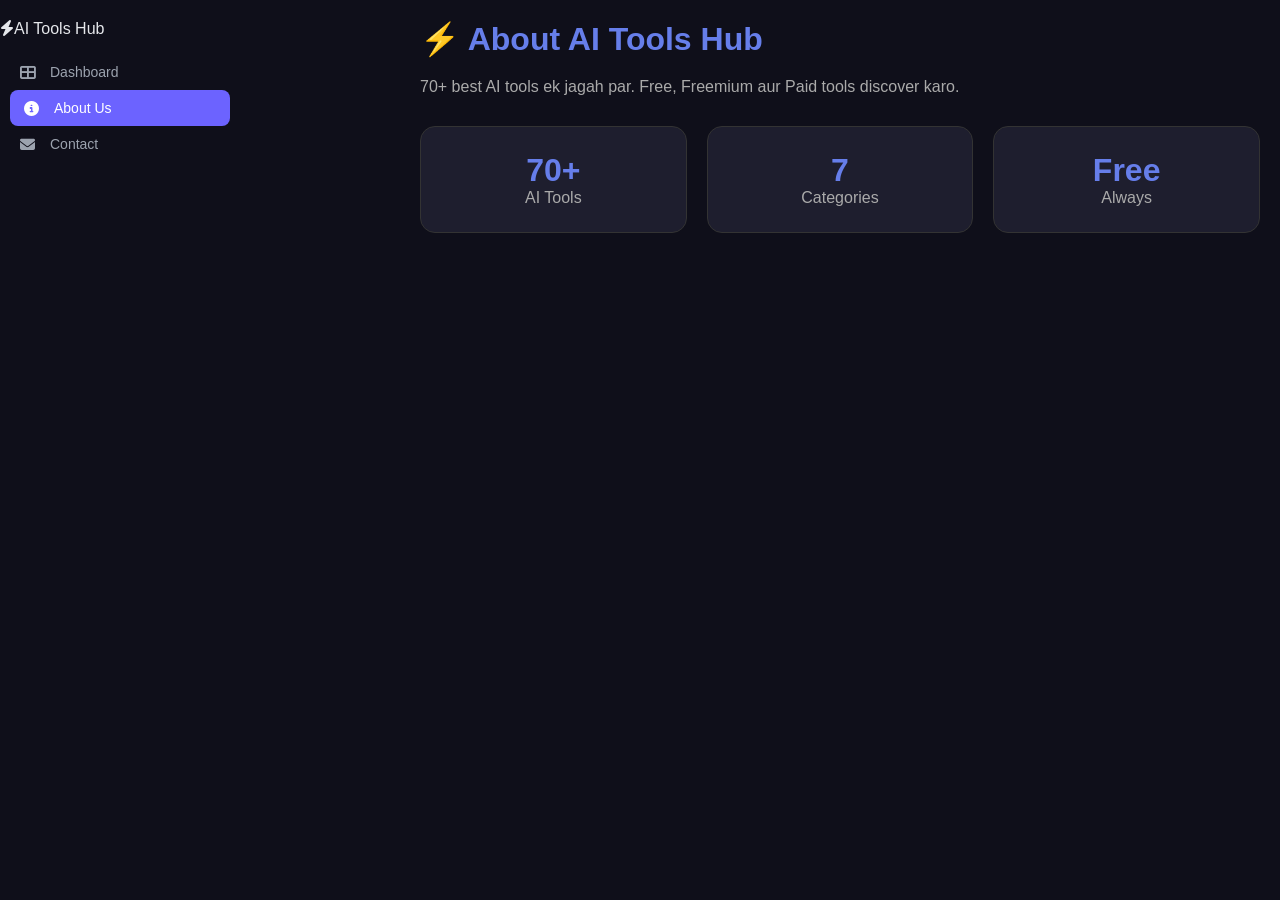
<file: about.html>
<!DOCTYPE html>
<html lang="en">
<head>
<meta charset="UTF-8"/>
<title>About - AI Tools Hub</title>
<link rel="stylesheet" href="css/style.css"/>
<link rel="stylesheet" href="css/sidebar.css"/>
<link rel="stylesheet" href="https://cdnjs.cloudflare.com/ajax/libs/font-awesome/6.4.0/css/all.min.css"/>
</head>
<body class="dark-mode">
<div class="layout">
<aside class="sidebar">
<div class="sidebar-header">
<div class="logo"><i class="fas fa-bolt"></i><span>AI Tools Hub</span></div>
</div>
<nav class="sidebar-nav">
<a class="nav-link" href="index.html"><i class="fas fa-th-large"></i> Dashboard</a>
<a class="nav-link active" href="about.html"><i class="fas fa-info-circle"></i> About Us</a>
<a class="nav-link" href="contact.html"><i class="fas fa-envelope"></i> Contact</a>
                <a class="nav-link" id="logoutBtn" href="#" onclick="logoutUser()" style="display:none;color:#ff6b6b"><i class="fas fa-sign-out-alt"></i>Logout</a>
</nav>
</aside>
<main class="main-content" style="padding:20px 20px 20px 170px">
<h1 style="color:#667eea">⚡ About AI Tools Hub</h1>
<p style="color:#aaa;margin-top:20px">70+ best AI tools ek jagah par. Free, Freemium aur Paid tools discover karo.</p>
<div style="display:grid;grid-template-columns:repeat(3,1fr);gap:20px;margin-top:30px">
<div style="background:#1e1e2e;padding:25px;border-radius:15px;text-align:center;border:1px solid #333">
<div style="font-size:2rem;color:#667eea;font-weight:700">70+</div>
<div style="color:#aaa">AI Tools</div>
</div>
<div style="background:#1e1e2e;padding:25px;border-radius:15px;text-align:center;border:1px solid #333">
<div style="font-size:2rem;color:#667eea;font-weight:700">7</div>
<div style="color:#aaa">Categories</div>
</div>
<div style="background:#1e1e2e;padding:25px;border-radius:15px;text-align:center;border:1px solid #333">
<div style="font-size:2rem;color:#667eea;font-weight:700">Free</div>
<div style="color:#aaa">Always</div>
</div>
</div>
</main>
</div>
</body>
</html>
</file>
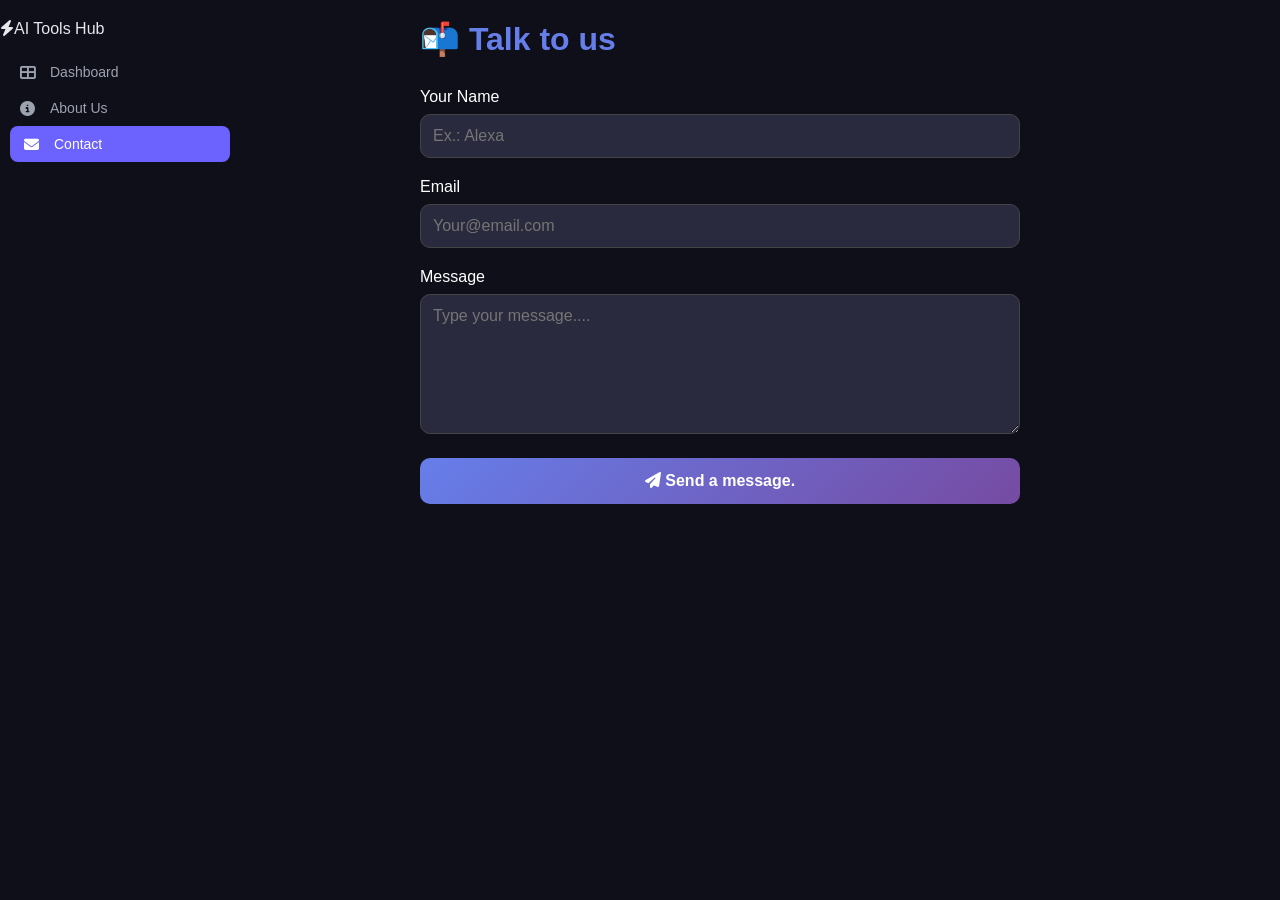
<file: contact.html>
<!DOCTYPE html>
<html lang="en">
<head>
<meta charset="UTF-8"/>
<title>Contact - AI Tools Hub</title>
<link rel="stylesheet" href="css/style.css"/>
<link rel="stylesheet" href="css/sidebar.css"/>
<link rel="stylesheet" href="https://cdnjs.cloudflare.com/ajax/libs/font-awesome/6.4.0/css/all.min.css"/>
</head>
<body class="dark-mode">
<div class="layout">
<aside class="sidebar">
<div class="sidebar-header">
<div class="logo"><i class="fas fa-bolt"></i><span>AI Tools Hub</span></div>
</div>
<nav class="sidebar-nav">
<a class="nav-link" href="index.html"><i class="fas fa-th-large"></i> Dashboard</a>
<a class="nav-link" href="about.html"><i class="fas fa-info-circle"></i> About Us</a>
<a class="nav-link active" href="contact.html"><i class="fas fa-envelope"></i> Contact</a>
</nav>
</aside>
<main class="main-content" style="padding:20px 20px 20px 170px">
<h1 style="color:#667eea">📬 Talk to us </h1>
<div style="max-width:600px;margin-top:30px">
<div style="margin-bottom:20px">
<label style="color:#fff;display:block;margin-bottom:8px">Your Name</label>
<input id="cName" type="text" placeholder="Ex.: Alexa" style="width:100%;padding:12px;border-radius:10px;border:1px solid #444;background:#2a2a3e;color:#fff;font-size:1rem;box-sizing:border-box"/>
</div>
<div style="margin-bottom:20px">
<label style="color:#fff;display:block;margin-bottom:8px">Email</label>
<input id="cEmail" type="email" placeholder="Your@email.com" style="width:100%;padding:12px;border-radius:10px;border:1px solid #444;background:#2a2a3e;color:#fff;font-size:1rem;box-sizing:border-box"/>
</div>
<div style="margin-bottom:20px">
<label style="color:#fff;display:block;margin-bottom:8px">Message</label>
<textarea id="cMsg" placeholder="Type your message...." style="width:100%;padding:12px;border-radius:10px;border:1px solid #444;background:#2a2a3e;color:#fff;font-size:1rem;height:140px;box-sizing:border-box"></textarea>
</div>
<button onclick="document.getElementById('cMsg').value='';document.getElementById('cName').value='';document.getElementById('cEmail').value='';document.getElementById('ok').style.display='block'" style="width:100%;padding:14px;background:linear-gradient(135deg,#667eea,#764ba2);color:white;border:none;border-radius:10px;font-size:1rem;font-weight:600;cursor:pointer">
<i class="fas fa-paper-plane"></i> Send a message.
</button>
<div id="ok" style="display:none;background:#1a4a2e;color:#4ade80;padding:15px;border-radius:10px;margin-top:15px;text-align:center">
✅ Received the message; will reply soon.
</div>
</div>
</main>
</div>
<script>
async function submitForm() {
  const name = document.getElementById('cName').value.trim();
  const email = document.getElementById('cEmail').value.trim();
  const msg = document.getElementById('cMsg').value.trim();
  if (!name || !email || !msg) { alert('fill all fields'); return; }
  const res = await fetch('https://formspree.io/f/mjgdarlk', {
    method: 'POST',
    headers: {'Content-Type': 'application/json', 'Accept': 'application/json'},
    body: JSON.stringify({name, email, message: msg})
  });
  if (res.ok) {
    document.getElementById('ok').style.display = 'block';
    document.getElementById('cName').value = '';
    document.getElementById('cEmail').value = '';
    document.getElementById('cMsg').value = '';
  } else { alert('Error! Try again.'); }
}
</script></body>
</html>
</file>
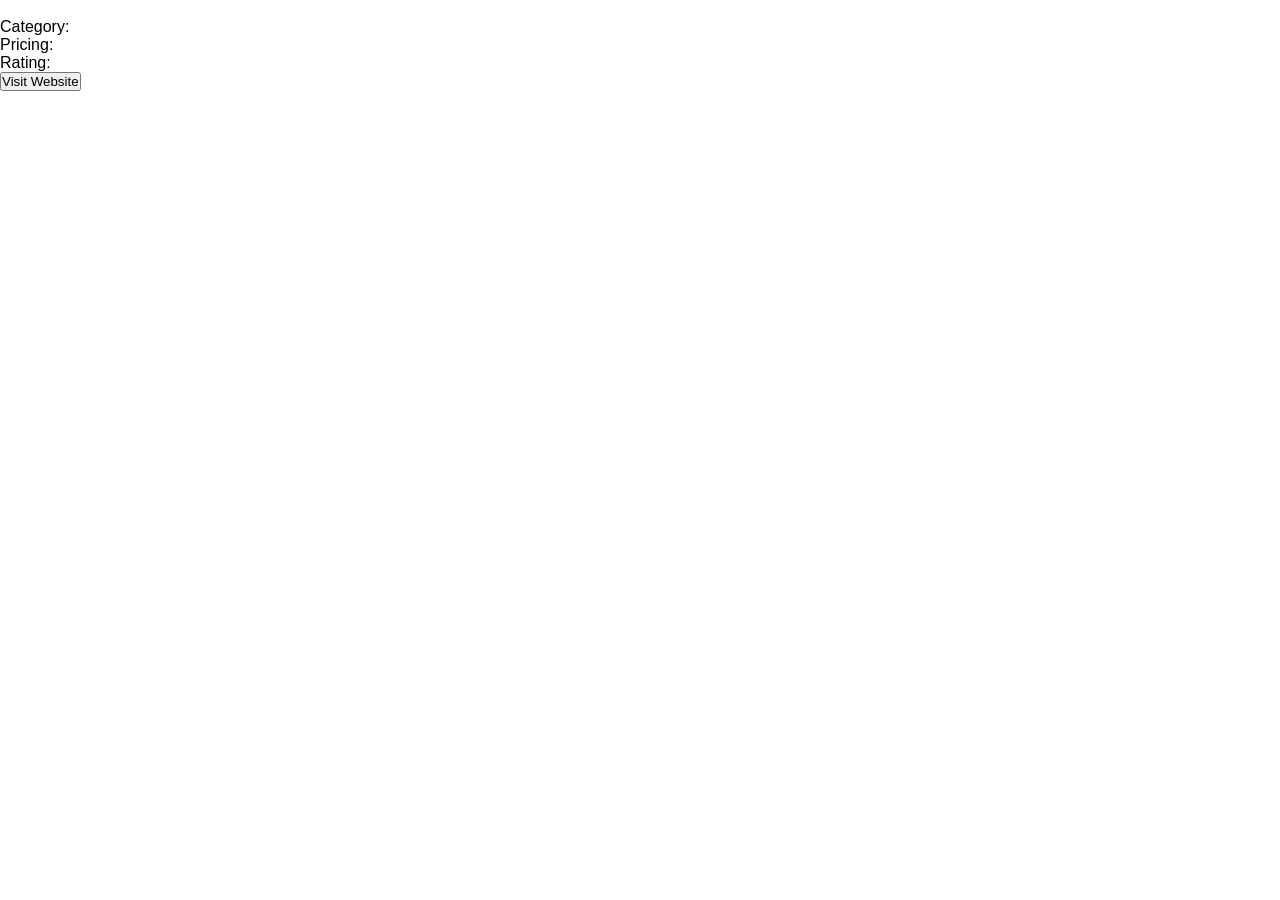
<file: tool-details.html>
<!DOCTYPE html>
<html lang="en">
<head>
<meta charset="UTF-8">
<meta name="viewport" content="width=device-width, initial-scale=1.0">
<title>Tool Details</title>

<link rel="stylesheet" href="css/style.css">

</head>
<body>

<div class="tool-details">

<img id="toolLogo">

<h1 id="toolName"></h1>

<p id="toolDescription"></p>

<p>
Category:

<span id="toolCategory"></span>
</p>

<p>
Pricing:
<span id="toolPricing"></span>
</p>

<p>
Rating:
<span id="toolRating"></span>
</p>

<a id="toolWebsite" target="_blank">
<button>
Visit Website
</button>
</a>

</div>

<script src="js/tool-details.js"></script>

</body>
</html>
</file>
<file: css/style.css>
/* ===== ROOT VARIABLES ===== */
:root {
  --primary: #6c63ff;
    --sidebar-bg: #0f0f1a;
      --sidebar-text: #ffffff;
        --main-bg: #f5f6fa;
          --card-bg: #ffffff;
            --text-dark: #1a1a2e;
              --text-gray: #6b7280;
                --border: #e5e7eb;
                  --star: #f59e0b;
                  }

                  /* ===== RESET ===== */
                  * {
                    margin: 0;
                      padding: 0;
                        box-sizing: border-box;
                          font-family: 'Inter', sans-serif;
                          }

                          /* ===== LAYOUT ===== */
                          .app-wrapper {
                            display: flex;
                              min-height: 100vh;
                              }

                              .main-area {
                                flex: 1;
                                  display: flex;
                                    flex-direction: column;
                                      background: var(--main-bg);
                                      }

                                      .content {
                                        padding: 24px;
                                          flex: 1;
                                          }
                                             /* ===== NAVBAR ===== */
                                             .navbar {
    justify-content: space-between;
                                               height: 70px;
                                                 background: #ffffff;
                                                   display: flex;
                                                     align-items: center;
                                                       justify-content: space-between;
                                                         padding: 0 28px;
                                                           border-bottom: 1px solid var(--border);
                                                             position: sticky;
                                                               top: 0;
                                                                 z-index: 99;
                                                                   margin-left: 240px;
                                                                   }

                                                                   /* ===== WELCOME TEXT ===== */
                                                                   .navbar-left h3 {
                                                                     font-size: 15px;
                                                                       font-weight: 600;
                                                                         color: var(--text-dark);
                                                                         }

                                                                         .navbar-left p {
                                                                           font-size: 12px;
                                                                             color: var(--text-gray);
                                                                               margin-top: 2px;
                                                                               }

                                                                               /* ===== SEARCH BAR ===== */
                                                                               .search-bar {
                                                                                 display: flex;
                                                                                   align-items: center;
                                                                                     background: #f3f4f6;
                                                                                       border-radius: 10px;
                                                                                         padding: 8px 16px;
                                                                                           gap: 10px;
                                                                                             width: 320px;
                                                                                               border: 1px solid transparent;
                                                                                                 transition: all 0.2s;
                                                                                                 }

                                                                                                 .search-bar:focus-within {
                                                                                                   border-color: #6c63ff;
                                                                                                     background: #ffffff;
                                                                                                       box-shadow: 0 0 0 3px #6c63ff20;
                                                                                                       }

                                                                                                       .search-bar i {
                                                                                                         color: #9ca3af;
                                                                                                           font-size: 14px;
                                                                                                           }

                                                                                                           .search-bar input {
                                                                                                             border: none;
                                                                                                               background: none;
                                                                                                                 outline: none;
                                                                                                                   font-size: 14px;
                                                                                                                     color: var(--text-dark);
                                                                                                                       width: 100%;
                                                                                                                       }

                                                                                                                       .search-bar input::placeholder {
                                                                                                                         color: #9ca3af;
                                                                                                                         }

                                                                                                                         /* ===== NAVBAR RIGHT ICONS ===== */
                                                                                                                         .navbar-right {
                                                                                                                           display: flex;
                                                                                                                             align-items: center;
                                                                                                                               gap: 16px;
                                                                                                                               }

                                                                                                                               .icon-btn {
                                                                                                                                 width: 38px;
                                                                                                                                   height: 38px;
                                                                                                                                     border-radius: 10px;
                                                                                                                                       background: #f3f4f6;
                                                                                                                                         border: none;
                                                                                                                                           cursor: pointer;
                                                                                                                                             display: flex;
                                                                                                                                               align-items: center;
                                                                                                                                                 justify-content: center;
                                                                                                                                                   color: #6b7280;
                                                                                                                                                     font-size: 16px;
                                                                                                                                                       position: relative;
                                                                                                                                                         transition: all 0.2s;
                                                                                                                                                         }

                                                                                                                                                         .icon-btn:hover {
                                                                                                                                                           background: #6c63ff;
                                                                                                                                                             color: white;
                                                                                                                                                             }

                                                                                                                                                             /* Notification Badge */
                                                                                                                                                             .icon-btn .badge {
                                                                                                                                                               position: absolute;
                                                                                                                                                                 top: -4px;
                                                                                                                                                                   right: -4px;
                                                                                                                                                                     width: 16px;
                                                                                                                                                                       height: 16px;
                                                                                                                                                                         background: #ef4444;
                                                                                                                                                                           border-radius: 50%;
                                                                                                                                                                             font-size: 9px;
                                                                                                                                                                               color: white;
                                                                                                                                                                                 display: flex;
                                                                                                                                                                                   align-items: center;
                                                                                                                                                                                     justify-content: center;
                                                                                                                                                                                       font-weight: 700;
                                                                                                                                                                                       }

                                                                                                                                                                                       /* ===== PROFILE AVATAR ===== */
                                                                                                                                                                                       .profile-avatar {
                                                                                                                                                                                         width: 38px;
                                                                                                                                                                                           height: 38px;
                                                                                                                                                                                             border-radius: 50%;
                                                                                                                                                                                               background: #6c63ff;
                                                                                                                                                                                                 color: white;
                                                                                                                                                                                                   font-weight: 700;
                                                                                                                                                                                                     font-size: 15px;
                                                                                                                                                                                                       display: flex;
                                                                                                                                                                                                         align-items: center;
                                                                                                                                                                                                           justify-content: center;
                                                                                                                                                                                                             cursor: pointer;
                                                                                                                                                                                                               border: 2px solid #6c63ff40;
                                                                                                                                                                                                                 transition: all 0.2s;
                                                                                                                                                                                                                 }

                                                                                                                                                                                                                 .profile-avatar:hover {
                                                                                                                                                                                                                   border-color: #6c63ff;
                                                                                                                                                                                                                     transform: scale(1.05);
                                                                                                                                                                                                                     }
                                                                                                                                                                                                                      /* ===== MAIN AREA ===== */
                                                                                                                                                                                                                      .main-area {
                                                                                                                                                                                                                        margin-left: 240px;
                                                                                                                                                                                                                          flex: 1;
                                                                                                                                                                                                                            display: flex;
                                                                                                                                                                                                                              flex-direction: column;
                                                                                                                                                                                                                                min-height: 100vh;
                                                                                                                                                                                                                                  background: #f5f6fa;
                                                                                                                                                                                                                                  }

                                                                                                                                                                                                                                  .content {
                                                                                                                                                                                                                                    padding: 28px;
                                                                                                                                                                                                                                      flex: 1;
                                                                                                                                                                                                                                      }
                                                                                                                                                                                                                                      /* ===== DARK MODE ===== */
                                                                                                                                                                                                                                      body.dark-mode {
                                                                                                                                                                                                                                        background: #0f0f1a;
                                                                                                                                                                                                                                          color: #e5e7eb;
                                                                                                                                                                                                                                          }

                                                                                                                                                                                                                                          /* Navbar */
                                                                                                                                                                                                                                          body.dark-mode .navbar {
    justify-content: space-between;
                                                                                                                                                                                                                                            background: #1a1a2e;
                                                                                                                                                                                                                                              border-bottom-color: #ffffff15;
                                                                                                                                                                                                                                              }

                                                                                                                                                                                                                                              body.dark-mode .navbar-left h3 {
                                                                                                                                                                                                                                                color: #ffffff;
                                                                                                                                                                                                                                                }

                                                                                                                                                                                                                                                body.dark-mode .navbar-left p {
                                                                                                                                                                                                                                                  color: #9ca3af;
                                                                                                                                                                                                                                                  }

                                                                                                                                                                                                                                                  /* Search Bar */
                                                                                                                                                                                                                                                  body.dark-mode .search-bar {
                                                                                                                                                                                                                                                    background: #0f0f1a;
                                                                                                                                                                                                                                                      border-color: #ffffff20;
                                                                                                                                                                                                                                                      }

                                                                                                                                                                                                                                                      body.dark-mode .search-bar input {
                                                                                                                                                                                                                                                        color: #ffffff;
                                                                                                                                                                                                                                                        }

                                                                                                                                                                                                                                                        body.dark-mode .search-bar input::placeholder {
                                                                                                                                                                                                                                                          color: #6b7280;
                                                                                                                                                                                                                                                          }

                                                                                                                                                                                                                                                          body.dark-mode .search-bar:focus-within {
                                                                                                                                                                                                                                                            border-color: #6c63ff;
                                                                                                                                                                                                                                                              background: #1a1a2e;
                                                                                                                                                                                                                                                              }

                                                                                                                                                                                                                                                              /* Icon Buttons */
                                                                                                                                                                                                                                                              body.dark-mode .icon-btn {
                                                                                                                                                                                                                                                                background: #0f0f1a;
                                                                                                                                                                                                                                                                  color: #9ca3af;
                                                                                                                                                                                                                                                                    border: 1px solid #ffffff15;
                                                                                                                                                                                                                                                                    }

                                                                                                                                                                                                                                                                    body.dark-mode .icon-btn:hover {
                                                                                                                                                                                                                                                                      background: #6c63ff;
                                                                                                                                                                                                                                                                        color: white;
                                                                                                                                                                                                                                                                          border-color: #6c63ff;
                                                                                                                                                                                                                                                                          }

                                                                                                                                                                                                                                                                          /* Main Area */
                                                                                                                                                                                                                                                                          body.dark-mode .main-area {
                                                                                                                                                                                                                                                                            background: #0f0f1a;
                                                                                                                                                                                                                                                                            }

                                                                                                                                                                                                                                                                            body.dark-mode .content {
                                                                                                                                                                                                                                                                              background: #0f0f1a;
                                                                                                                                                                                                                                                                              }

                                                                                                                                                                                                                                                                              /* Page Header */
                                                                                                                                                                                                                                                                              body.dark-mode .page-header h1 {
                                                                                                                                                                                                                                                                                color: #ffffff;
                                                                                                                                                                                                                                                                                }

                                                                                                                                                                                                                                                                                body.dark-mode .page-header p {
                                                                                                                                                                                                                                                                                  color: #9ca3af;
                                                                                                                                                                                                                                                                                  }

                                                                                                                                                                                                                                                                                  /* Filter Buttons */
                                                                                                                                                                                                                                                                                  body.dark-mode .filter-btn {
                                                                                                                                                                                                                                                                                    background: #1a1a2e;
                                                                                                                                                                                                                                                                                      border-color: #ffffff20;
                                                                                                                                                                                                                                                                                        color: #9ca3af;
                                                                                                                                                                                                                                                                                        }

                                                                                                                                                                                                                                                                                        body.dark-mode .filter-btn:hover {
                                                                                                                                                                                                                                                                                          border-color: #6c63ff;
                                                                                                                                                                                                                                                                                            color: #6c63ff;
                                                                                                                                                                                                                                                                                            }

                                                                                                                                                                                                                                                                                            body.dark-mode .filter-btn.active {
                                                                                                                                                                                                                                                                                              background: #6c63ff;
                                                                                                                                                                                                                                                                                                color: white;
                                                                                                                                                                                                                                                                                                  border-color: #6c63ff;
                                                                                                                                                                                                                                                                                                  }

                                                                                                                                                                                                                                                                                                  /* Sort Dropdown */
                                                                                                                                                                                                                                                                                                  body.dark-mode .sort-select {
                                                                                                                                                                                                                                                                                                    background: #1a1a2e;
                                                                                                                                                                                                                                                                                                      border-color: #ffffff20;
                                                                                                                                                                                                                                                                                                        color: #9ca3af;
                                                                                                                                                                                                                                                                                                        }

                                                                                                                                                                                                                                                                                                        /* Results Count */
                                                                                                                                                                                                                                                                                                        body.dark-mode .results-count {
                                                                                                                                                                                                                                                                                                          color: #9ca3af;
                                                                                                                                                                                                                                                                                                          }

                                                                                                                                                                                                                                                                                                          /* Tool Cards */
                                                                                                                                                                                                                                                                                                          body.dark-mode .tool-card {
                                                                                                                                                                                                                                                                                                            background: #1a1a2e;
                                                                                                                                                                                                                                                                                                              border-color: #ffffff15;
                                                                                                                                                                                                                                                                                                              }

                                                                                                                                                                                                                                                                                                              body.dark-mode .tool-card:hover {
                                                                                                                                                                                                                                                                                                                border-color: #6c63ff40;
                                                                                                                                                                                                                                                                                                                  box-shadow: 0 12px 32px rgba(108, 99, 255, 0.15);
                                                                                                                                                                                                                                                                                                                  }

                                                                                                                                                                                                                                                                                                                  body.dark-mode .tool-name {
                                                                                                                                                                                                                                                                                                                    color: #ffffff;
                                                                                                                                                                                                                                                                                                                    }

                                                                                                                                                                                                                                                                                                                    body.dark-mode .tool-desc {
                                                                                                                                                                                                                                                                                                                      color: #9ca3af;
                                                                                                                                                                                                                                                                                                                      }

                                                                                                                                                                                                                                                                                                                      body.dark-mode .tool-pricing {
                                                                                                                                                                                                                                                                                                                        color: #9ca3af;
                                                                                                                                                                                                                                                                                                                        }

                                                                                                                                                                                                                                                                                                                        body.dark-mode .tool-pricing strong {
                                                                                                                                                                                                                                                                                                                          color: #e5e7eb;
                                                                                                                                                                                                                                                                                                                          }

                                                                                                                                                                                                                                                                                                                          body.dark-mode .tool-rating span {
                                                                                                                                                                                                                                                                                                                            color: #ffffff;
                                                                                                                                                                                                                                                                                                                            }

                                                                                                                                                                                                                                                                                                                            body.dark-mode .tool-rating small {
                                                                                                                                                                                                                                                                                                                              color: #9ca3af;
                                                                                                                                                                                                                                                                                                                              }

                                                                                                                                                                                                                                                                                                                              /* Bookmark Button */
                                                                                                                                                                                                                                                                                                                              body.dark-mode .bookmark-btn {
                                                                                                                                                                                                                                                                                                                                background: #0f0f1a;
                                                                                                                                                                                                                                                                                                                                  border-color: #ffffff20;
                                                                                                                                                                                                                                                                                                                                    color: #9ca3af;
                                                                                                                                                                                                                                                                                                                                    }

                                                                                                                                                                                                                                                                                                                                    body.dark-mode .bookmark-btn:hover,
                                                                                                                                                                                                                                                                                                                                    body.dark-mode .bookmark-btn.active {
                                                                                                                                                                                                                                                                                                                                      background: #6c63ff;
                                                                                                                                                                                                                                                                                                                                        color: white;
                                                                                                                                                                                                                                                                                                                                          border-color: #6c63ff;
                                                                                                                                                                                                                                                                                                                                          }

                                                                                                                                                                                                                                                                                                                                          /* Load More Button */
                                                                                                                                                                                                                                                                                                                                          body.dark-mode .load-more-btn {
                                                                                                                                                                                                                                                                                                                                            background: #1a1a2e;
                                                                                                                                                                                                                                                                                                                                              border-color: #ffffff20;
                                                                                                                                                                                                                                                                                                                                                color: #6c63ff;
                                                                                                                                                                                                                                                                                                                                                }

                                                                                                                                                                                                                                                                                                                                                body.dark-mode .load-more-btn:hover {
                                                                                                                                                                                                                                                                                                                                                  background: #6c63ff;
                                                                                                                                                                                                                                                                                                                                                    color: white;
                                                                                                                                                                                                                                                                                                                                                      border-color: #6c63ff;
                                                                                                                                                                                                                                                                                                                                                      }

                                                                                                                                                                                                                                                                                                                                                      /* Empty State */
                                                                                                                                                                                                                                                                                                                                                      body.dark-mode .tools-grid > div {
                                                                                                                                                                                                                                                                                                                                                        color: #9ca3af;
                                                                                                                                                                                                                                                                                                                                                        }

                                                                                                                                                                                                                                                                                                                                                        /* Smooth Transition */
                                                                                                                                                                                                                                                                                                                                                        body,
                                                                                                                                                                                                                                                                                                                                                        .navbar,
                                                                                                                                                                                                                                                                                                                                                        .tool-card,
                                                                                                                                                                                                                                                                                                                                                        .filter-btn,
                                                                                                                                                                                                                                                                                                                                                        .search-bar,
                                                                                                                                                                                                                                                                                                                                                        .sort-select,
                                                                                                                                                                                                                                                                                                                                                        .icon-btn,
                                                                                                                                                                                                                                                                                                                                                        .bookmark-btn,
                                                                                                                                                                                                                                                                                                                                                        .load-more-btn,
                                                                                                                                                                                                                                                                                                                                                        .main-area,
                                                                                                                                                                                                                                                                                                                                                        .content {
                                                                                                                                                                                                                                                                                                                                                          transition: background 0.3s ease, 
                                                                                                                                                                                                                                                                                                                                                                        color 0.3s ease, 
                                                                                                                                                                                                                                                                                                                                                                                      border-color 0.3s ease;
                                                                                                                                                                                                                                                                                                                                                                                      }
                                                                                                                                                                                                                                                                                                                                                                                      #languageSelector{
                                                                                                                                                                                                                                                                                                                                                                                            padding:8px 12px;
                                                                                                                                                                                                                                                                                                                                                                                                border-radius:8px;
                                                                                                                                                                                                                                                                                                                                                                                                    border:1px solid #ddd;
                                                                                                                                                                                                                                                                                                                                                                                                        cursor:pointer;
                                                                                                                                                                                                                                                                                                                                                                                                        }
                                                                                                                                                                                                                                                                                                                                                                                                         .user-menu{
                                                                                                                                                                                                                                                                                                                                                                                                              position:relative;
                                                                                                                                                                                                                                                                                                                                                                                                              }

                                                                                                                                                                                                                                                                                                                                                                                                              .user-menu img{
                                                                                                                                                                                                                                                                                                                                                                                                                  width:40px;
                                                                                                                                                                                                                                                                                                                                                                                                                      height:40px;
                                                                                                                                                                                                                                                                                                                                                                                                                          border-radius:50%;
                                                                                                                                                                                                                                                                                                                                                                                                                              cursor:pointer;
                                                                                                                                                                                                                                                                                                                                                                                                                              }

                                                                                                                                                                                                                                                                                                                                                                                                                              .dropdown-menu{
                                                                                                                                                                                                                                                                                                                                                                                                                                  display:none;

                                                                                                                                                                                                                                                                                                                                                                                                                                      position:absolute;

                                                                                                                                                                                                                                                                                                                                                                                                                                          right:0;

                                                                                                                                                                                                                                                                                                                                                                                                                                              top:50px;

                                                                                                                                                                                                                                                                                                                                                                                                                                                  background:white;

                                                                                                                                                                                                                                                                                                                                                                                                                                                      width:180px;

                                                                                                                                                                                                                                                                                                                                                                                                                                                          border-radius:10px;

                                                                                                                                                                                                                                                                                                                                                                                                                                                              box-shadow:0 5px 20px rgba(0,0,0,.1);
                                                                                                                                                                                                                                                                                                                                                                                                                                                              }

                                                                                                                                                                                                                                                                                                                                                                                                                                                              .dropdown-menu a{

                                                                                                                                                                                                                                                                                                                                                                                                                                                                  display:block;

                                                                                                                                                                                                                                                                                                                                                                                                                                                                      padding:12px;

                                                                                                                                                                                                                                                                                                                                                                                                                                                                          text-decoration:none;

                                                                                                                                                                                                                                                                                                                                                                                                                                                                              color:#333;

                                                                                                                                                                                                                                                                                                                                                                                                                                                                              }
                                                                                                                                                                                                                                                                                                                                                                                                                                                                               .recent-tool{

                                                                                                                                                                                                                                                                                                                                                                                                                                                                                    display:flex;

                                                                                                                                                                                                                                                                                                                                                                                                                                                                                        align-items:center;

                                                                                                                                                                                                                                                                                                                                                                                                                                                                                            gap:10px;

                                                                                                                                                                                                                                                                                                                                                                                                                                                                                                background:white;

                                                                                                                                                                                                                                                                                                                                                                                                                                                                                                    padding:10px;

                                                                                                                                                                                                                                                                                                                                                                                                                                                                                                        margin-top:10px;

                                                                                                                                                                                                                                                                                                                                                                                                                                                                                                            border-radius:10px;

                                                                                                                                                                                                                                                                                                                                                                                                                                                                                                            }
                                                                                                                                                                                                                                                                                                                                                                                                                                                                               
                                                                                                                                                                                                                                                                                                                                                                                                         
.layout {
  display: flex;
  min-height: 100vh;
}
.main-content {
  flex: 1;
  padding: 20px;
  overflow-x: hidden;
  width: calc(100% - 250px);
  margin-left: 250px;
}
@media (max-width: 768px) {
  .main-content {
    margin-left: 0;
    width: 100%;
  }
  .sidebar {
    display: none;
  }
}

.top-navbar {
  min-height: 70px;
  align-items: center;
  padding: 10px 20px;
  overflow: visible;
}
.welcome-section {
  overflow: visible;
  white-space: nowrap;
}

.profile-avatar {
      width: 40px;
          height: 40px;
              border-radius: 50%;
                  background: #6c63ff;
                      color: white;
                          display: flex;
                              align-items: center;
                                  justify-content: center;
                                      font-weight: bold;
                                          font-size: 18px;
                                              text-transform: uppercase;
                                                  cursor: pointer;
                                                  }
.search-box {
    flex: 1;
    max-width: 400px;
    display: flex;
      align-items: center;
        background: #f3f4f6;
          border-radius: 10px;
            padding: 8px 14px;
              gap: 8px;
                flex: 1;
                  max-width: 300px;
                  }

                  .search-box i {
                    color: #9ca3af;
                      font-size: 14px;
                      }

                      .search-box input {
    width: 300px;
                        border: none;
                          background: transparent;
                            outline: none;
                              font-size: 14px;
                                color: #111;
                                  width: 100%;
                                  }

                                  .search-box input::placeholder {
                                    color: #9ca3af;
                                    }
</file>
<file: css/sidebar.css>
/* ===== SIDEBAR ===== */
.sidebar {
  width: 240px;
    min-height: 100vh;
      background: #0f0f1a;
        display: flex;
          flex-direction: column;
            padding: 20px 0;
              position: fixed;
                left: 0;
                  top: 0;
                    z-index: 100;
                      overflow-y: auto;
                      }

                      /* ===== LOGO ===== */
                      .sidebar-logo {
                        display: flex;
                          align-items: center;
                            gap: 10px;
                              padding: 0 20px 24px 20px;
                                border-bottom: 1px solid #ffffff15;
                                }

                                .logo-icon {
                                  width: 36px;
                                    height: 36px;
                                      background: #6c63ff;
                                        border-radius: 10px;
                                          display: flex;
                                            align-items: center;
                                              justify-content: center;
                                                color: white;
                                                  font-size: 18px;
                                                  }

                                                  .logo-text h2 {
                                                    color: #ffffff;
                                                      font-size: 15px;
                                                        font-weight: 700;
                                                        }

                                                        .logo-text span {
                                                          color: #9ca3af;
                                                            font-size: 11px;
                                                            }

                                                            /* ===== NAV LINKS ===== */
                                                            .sidebar-nav {
                                                              padding: 16px 0;
                                                              }

                                                              .nav-section-title {
                                                                color: #6b7280;
                                                                  font-size: 10px;
                                                                    font-weight: 600;
                                                                      text-transform: uppercase;
                                                                        letter-spacing: 1px;
                                                                          padding: 8px 20px;
                                                                            margin-top: 8px;
                                                                            }

                                                                            .nav-link {
                                                                              display: flex;
                                                                                align-items: center;
                                                                                  gap: 12px;
                                                                                    padding: 10px 20px;
                                                                                      color: #9ca3af;
                                                                                        text-decoration: none;
                                                                                          font-size: 14px;
                                                                                            font-weight: 500;
                                                                                              transition: all 0.2s;
                                                                                                cursor: pointer;
                                                                                                  border: none;
                                                                                                    background: none;
                                                                                                      width: 100%;
                                                                                                      }

                                                                                                      .nav-link:hover {
                                                                                                        background: #ffffff10;
                                                                                                          color: #ffffff;
                                                                                                          }

                                                                                                          .nav-link.active {
                                                                                                            background: #6c63ff;
                                                                                                              color: #ffffff;
                                                                                                                border-radius: 8px;
                                                                                                                  margin: 0 10px;
                                                                                                                    padding: 10px 14px;
                                                                                                                      width: calc(100% - 20px);
                                                                                                                      }

                                                                                                                      .nav-link i {
                                                                                                                        width: 18px;
                                                                                                                          font-size: 15px;
                                                                                                                          }

                                                                                                                          /* ===== DARK MODE TOGGLE ===== */
                                                                                                                          .sidebar-footer {
                                                                                                                            margin-top: auto;
                                                                                                                              padding: 16px 20px;
                                                                                                                                border-top: 1px solid #ffffff15;
                                                                                                                                }

                                                                                                                                .dark-toggle {
                                                                                                                                  display: flex;
                                                                                                                                    align-items: center;
                                                                                                                                      justify-content: space-between;
                                                                                                                                        color: #9ca3af;
                                                                                                                                          font-size: 14px;
                                                                                                                                          }

                                                                                                                                          .toggle-switch {
                                                                                                                                            width: 44px;
                                                                                                                                              height: 24px;
                                                                                                                                                background: #374151;
                                                                                                                                                  border-radius: 12px;
                                                                                                                                                    position: relative;
                                                                                                                                                      cursor: pointer;
                                                                                                                                                        transition: background 0.3s;
                                                                                                                                                        }

                                                                                                                                                        .toggle-switch.on {
                                                                                                                                                          background: #6c63ff;
                                                                                                                                                          }

                                                                                                                                                          .toggle-circle {
                                                                                                                                                            width: 18px;
                                                                                                                                                              height: 18px;
                                                                                                                                                                background: white;
                                                                                                                                                                  border-radius: 50%;
                                                                                                                                                                    position: absolute;
                                                                                                                                                                      top: 3px;
                                                                                                                                                                        left: 3px;
                                                                                                                                                                          transition: left 0.3s;
                                                                                                                                                                          }

                                                                                                                                                                          .toggle-switch.on .toggle-circle {
                                                                                                                                                                            left: 23px;
                                                                                                                                                                            }
</file>
